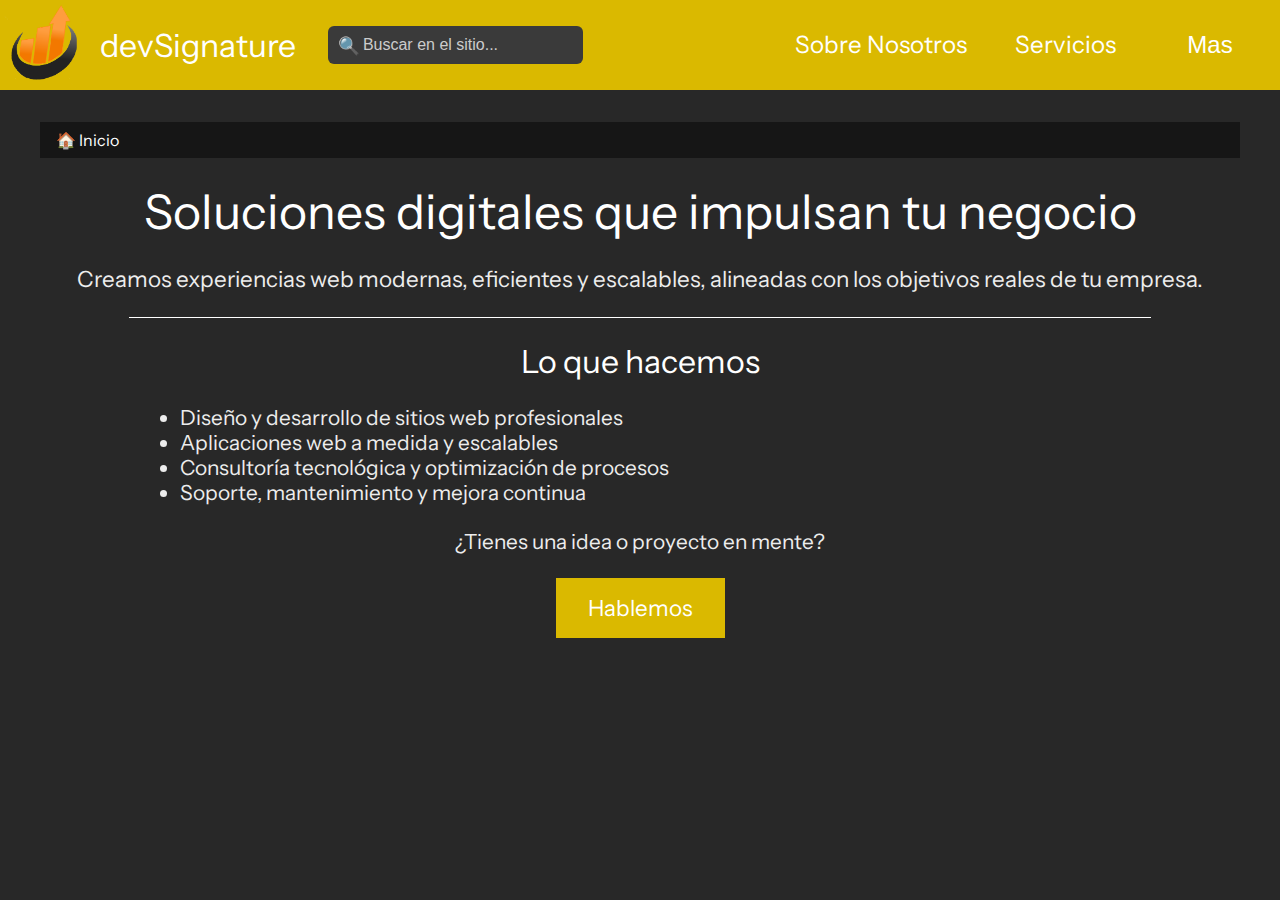
<file: index.html>
<!DOCTYPE html>
<html lang="en">

<head>
    <meta charset="UTF-8">
    <meta name="viewport" content="width=device-width, initial-scale=1.0">
    <title>devSignature</title>
    <link rel="stylesheet" href="./style.css">
    <style>
        #content {
            display: flex;
            flex: 1;
            row-gap: 1.5rem;
            flex-direction: column;
            align-items: center;
        }

        #content>* {
            margin: 0;
        }
    </style>
</head>

<body>
    <script src="./script.js" defer></script>

    <div id="navbar">
        <div class="navbar-brand">
            <a href="/" style="display:flex; align-items:center;">
                <img src="./logo.png" height="85">
            </a>

            <a href="/" style="text-decoration:none;">
                <h1 style="font-weight:normal;color:white;">
                    devSignature
                </h1>
            </a>
        </div>

        <!-- BUSCADOR INTERNO -->
        <div class="navbar-search">
            <span class="search-icon" onclick="goToAdvancedSearch()">🔍</span>
            <input type="text" id="site-search" placeholder="Buscar en el sitio..." oninput="searchSite()" />
            <div id="search-results"></div>
        </div>

        <a class="navbar-button" href="/pages/about_us.html">
            Sobre Nosotros
        </a>

        <a class="navbar-button" href="/pages/services.html">
            Servicios
        </a>

        <div class="navbar-dropdown">
            <button class="navbar-button">Mas</button>

            <div class="navbar-dropdown-menu">
                <a class="navbar-button" href="/pages/login.html">
                    <span class="dropdown-text">Iniciar Sesion</span>
                </a>

                <a class="navbar-button" href="/pages/contact.html">
                    <span class="dropdown-text">Contacto</span>
                </a>
            </div>
        </div>
    </div>



    <div id="main">
        <div id="main-wrapper">
            <div id="breadcrumb">
                <p style="margin: 0;color:white">🏠 Inicio</p>
            </div>

            <div id="content">
                <div></div>
                <h1 style="
                    font-size: 3rem;
                    color: white;
                    font-weight: normal;
                    text-align: center;
                    max-width: 100%;
                ">
                    Soluciones digitales que impulsan tu negocio
                </h1>

                <p style="
                    font-size: 1.4rem;
                    color: #EDEDED;
                    text-align: center;
                    max-width: 100%;
                ">
                    Creamos experiencias web modernas, eficientes y escalables,
                    alineadas con los objetivos reales de tu empresa.
                </p>

                <hr size="1" width="85%" color="#FFFFFF">

                <h2 style="font-size: 2rem; color: white; font-weight: normal;">
                    Lo que hacemos
                </h2>

                <ul style="
                    width: 80%;
                    color: #EDEDED;
                    font-size: 1.3rem;
                ">
                    <li>Diseño y desarrollo de sitios web profesionales</li>
                    <li>Aplicaciones web a medida y escalables</li>
                    <li>Consultoría tecnológica y optimización de procesos</li>
                    <li>Soporte, mantenimiento y mejora continua</li>
                </ul>

                <!-- CTA -->
                <p style="
                    font-size: 1.3rem;
                    color: #EDEDED;
                    text-align: center;
                    max-width: 70%;
                ">
                    ¿Tienes una idea o proyecto en mente?
                </p>

                <a href="/pages/contact.html" style="
                    background-color:#DAB900;
                    color:white;
                    font-size:1.4rem;
                    padding:1rem 2rem;
                    text-decoration:none;
                    display:inline-block;
                ">
                    Hablemos
                </a>


            </div>
        </div>
    </div>
    <script>
        // === ÍNDICE DEL SITIO ===
        const siteIndex = [
            {
                title: "Inicio",
                description: "Página principal con una visión general de devSignature.",
                keywords: "inicio home principal",
                url: "http://127.0.0.1:5500"
            },
            {
                title: "Sobre Nosotros",
                description: "Nuestra misión, visión y el equipo detrás de devSignature.",
                keywords: "about us nosotros empresa misión visión equipo",
                url: "http://127.0.0.1:5500/pages/about_us.html"
            },
            {
                title: "Servicios",
                description: "Desarrollo web y consultoría tecnológica profesional.",
                keywords: "servicios desarrollo web soporte consultoría precios",
                url: "http://127.0.0.1:5500/pages/services.html"
            },
            {
                title: "Contacto",
                description: "Formas de comunicarte con nosotros y solicitar soporte.",
                keywords: "contacto email soporte ayuda",
                url: "http://127.0.0.1:5500/pages/contact.html"
            }
        ];


        // === FUNCIÓN DE BÚSQUEDA ===
        function searchSite() {
            const input = document.getElementById("site-search");
            const resultsBox = document.getElementById("search-results");
            const query = input.value.toLowerCase();

            resultsBox.innerHTML = "";
            resultsBox.style.display = "none";

            if (!query) return;

            const results = siteIndex.filter(page =>
                page.title.toLowerCase().includes(query) ||
                page.keywords.includes(query)
            );

            if (!results.length) return;

            resultsBox.style.display = "block";

            results.forEach(page => {
                const div = document.createElement("div");
                div.className = "search-item";
                div.innerHTML = `
                    <strong>${page.title}</strong>
                    <div style="font-size:.9rem; opacity:.8;">
                        ${page.description}
                    </div>
                `;

                div.onclick = () => window.location.href = page.url;
                resultsBox.appendChild(div);
            });
        }

        // === CERRAR RESULTADOS AL HACER CLICK FUERA ===
        document.addEventListener("click", e => {
            const search = document.querySelector(".navbar-search");
            if (search && !search.contains(e.target)) {
                const box = document.getElementById("search-results");
                if (box) box.style.display = "none";
            }
        });

    </script>
</body>

</html>
</file>
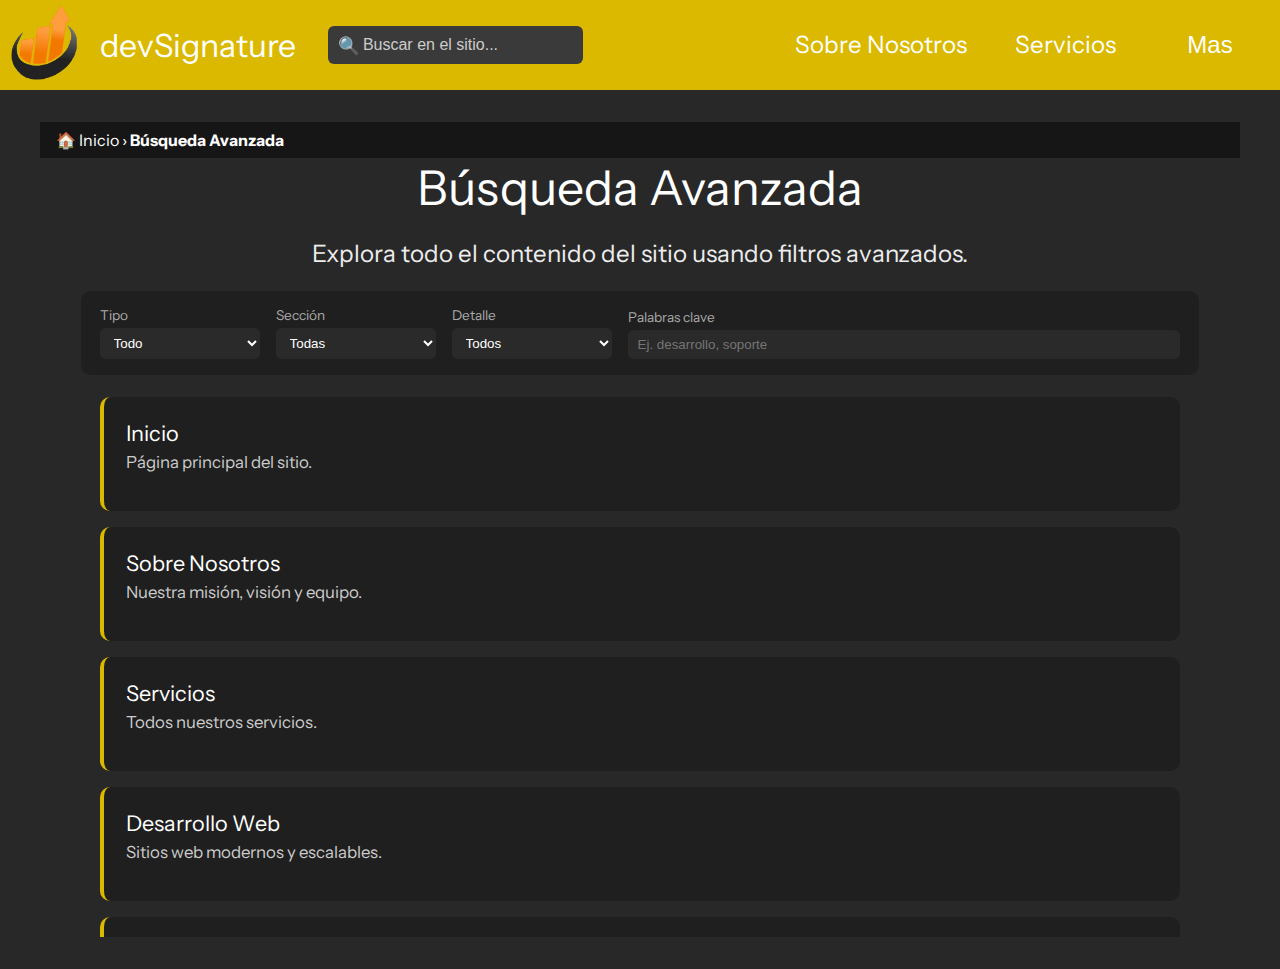
<file: advanced_filters.html>
<!DOCTYPE html>
<html lang="en">

<head>
    <meta charset="UTF-8">
    <meta name="viewport" content="width=device-width, initial-scale=1.0">
    <title>devSignature – Búsqueda Avanzada</title>

    <!-- ESTILOS GLOBALES -->
    <link rel="stylesheet" href="./style.css">

    <style>
        /* =========================
           CONTENT
        ========================== */
        #content {
            display: flex;
            flex-direction: column;
            align-items: center;
            row-gap: 1.4rem;
            height: 95%;
        }

        #content>* {
            margin: 0;
        }

        /* =========================
           FILTERS
        ========================== */
        .filters-header {
            width: 90%;
            display: flex;
            gap: 1rem;
            flex-wrap: wrap;
            align-items: flex-end;

            background-color: #1f1f1f;
            padding: 1rem 1.2rem;
            border-radius: 10px;
        }

        .filter-group {
            display: flex;
            flex-direction: column;
            gap: 0.3rem;
            min-width: 160px;
        }

        .filter-group label {
            font-size: 0.85rem;
            color: #aaa;
        }

        .filter-group select,
        .filter-group input {
            padding: 0.45rem 0.6rem;
            border-radius: 6px;
            border: none;
            outline: none;
            background-color: #2a2a2a;
            color: white;
        }

        .filter-group.keyword {
            flex: 1;
            min-width: 240px;
        }

        /* =========================
           RESULTS
        ========================== */
        .results-container {
            width: 90%;
            display: flex;
            flex-direction: column;
            gap: 1rem;
            margin-top: 1rem;
            min-height: 60vh;
            max-height: 60vh;
            overflow-y: auto;
        }

        .result-card {
            background-color: #1f1f1f;
            padding: 1.4rem;
            border-radius: 10px;
            border-left: 4px solid #DAB900;
            cursor: pointer;
            transition: background-color 0.15s ease, transform 0.15s ease;
        }

        .result-card:hover {
            background-color: #262626;
            transform: translateY(-2px);
        }

        .result-card h3 {
            margin: 0;
            font-size: 1.35rem;
            font-weight: normal;
            color: white;
        }

        .result-card p {
            margin-top: 0.4rem;
            font-size: 1.05rem;
            color: #ccc;
        }
    </style>
</head>

<body>

    <!-- SCRIPTS GLOBALES -->
    <script src="./script.js" defer></script>

    <!-- NAVBAR (SIN CAMBIOS) -->
    <div id="navbar">
        <div class="navbar-brand">
            <a href="/" style="display:flex; align-items:center;">
                <img src="../logo.png" height="85">
            </a>

            <a href="/" style="text-decoration:none;">
                <h1 style="font-weight:normal;color:white;">
                    devSignature
                </h1>
            </a>
        </div>

        <div class="navbar-search">
            <span class="search-icon" onclick="goToAdvancedSearch()">🔍</span>
            <input type="text" id="site-search" placeholder="Buscar en el sitio..." oninput="searchSite()" />
            <div id="search-results"></div>
        </div>

        <a class="navbar-button" href="/pages/about_us.html">Sobre Nosotros</a>
        <a class="navbar-button" href="/pages/services.html">Servicios</a>

        <div class="navbar-dropdown">
            <button class="navbar-button">Mas</button>
            <div class="navbar-dropdown-menu">
                <a class="navbar-button" href="/pages/login.html">Iniciar Sesion</a>
                <a class="navbar-button" href="/pages/contact.html">Contacto</a>
            </div>
        </div>
    </div>

    <!-- MAIN -->
    <div id="main">
        <div id="main-wrapper">

            <div id="breadcrumb">
                <p style="margin:0;color:white">
                    🏠 Inicio › <span style="font-weight:bold;">Búsqueda Avanzada</span>
                </p>
            </div>

            <div id="content">

                <h1 style="font-size:3rem;color:white;font-weight:normal;">
                    Búsqueda Avanzada
                </h1>

                <p style="font-size:1.5rem;color:#EDEDED;text-align:center;width:90%;">
                    Explora todo el contenido del sitio usando filtros avanzados.
                </p>

                <!-- FILTERS -->
                <div class="filters-header">

                    <div class="filter-group">
                        <label>Tipo</label>
                        <select id="typeFilter" onchange="applyFilters()">
                            <option value="all">Todo</option>
                            <option value="page">Páginas</option>
                            <option value="service">Servicios</option>
                        </select>
                    </div>

                    <div class="filter-group">
                        <label>Sección</label>
                        <select id="sectionFilter" onchange="applyFilters()">
                            <option value="all">Todas</option>
                            <option value="home">Inicio</option>
                            <option value="about">Sobre Nosotros</option>
                            <option value="services">Servicios</option>
                            <option value="contact">Contacto</option>
                        </select>
                    </div>

                    <div class="filter-group">
                        <label>Detalle</label>
                        <select id="detailFilter" onchange="applyFilters()">
                            <option value="all">Todos</option>
                            <option value="general">General</option>
                            <option value="detailed">Detallado</option>
                        </select>
                    </div>

                    <div class="filter-group keyword">
                        <label>Palabras clave</label>
                        <input id="keywordFilter" type="text"
                            placeholder="Ej. desarrollo, soporte"
                            oninput="applyFilters()">
                    </div>
                </div>

                <!-- RESULTS -->
                <div id="results" class="results-container"></div>

            </div>
        </div>
    </div>

    <script>
        const data = [
            {
                title: "Inicio",
                description: "Página principal del sitio.",
                type: "page",
                section: "home",
                detail: "general",
                keywords: "inicio home",
                url: "/"
            },
            {
                title: "Sobre Nosotros",
                description: "Nuestra misión, visión y equipo.",
                type: "page",
                section: "about",
                detail: "general",
                keywords: "about misión visión",
                url: "/pages/about_us.html"
            },
            {
                title: "Servicios",
                description: "Todos nuestros servicios.",
                vn:"service-title",
                type: "page",
                section: "services",
                detail: "general",
                keywords: "servicios desarrollo precios",
                url: "/pages/services.html"
            },
            {
                title: "Desarrollo Web",
                description: "Sitios web modernos y escalables.",
                type: "service",
                section: "services",
                detail: "detailed",
                keywords: "desarrollo web",
                url: "/pages/services.html"
            },
            {
                title: "Consultoría",
                description: "Asesoría tecnológica.",
                type: "service",
                section: "services",
                detail: "general",
                keywords: "consultoría soporte",
                url: "/pages/services.html"
            },
            {
                title: "Contacto",
                description: "Canales de contacto.",
                type: "page",
                section: "contact",
                detail: "general",
                keywords: "contacto email",
                url: "/pages/contact.html"
            }
        ];

        function renderResults(list) {
            const container = document.getElementById("results");
            container.innerHTML = "";

            if (!list.length) {
                container.innerHTML = "<p style='color:#ccc'>No se encontraron resultados.</p>";
                return;
            }

            list.forEach(item => {
                const card = document.createElement("div");
                card.className = "result-card";
                card.onclick = () => window.location.href = item.url;

                card.innerHTML = `
                    <h3 ${!!item?.vn?'style="view-transition-name:'+item.vn+'"':''}>${item.title}</h3>
                    <p>${item.description}</p>
                `;

                container.appendChild(card);
            });
        }

        function applyFilters() {
            const type = document.getElementById("typeFilter").value;
            const section = document.getElementById("sectionFilter").value;
            const detail = document.getElementById("detailFilter").value;
            const keyword = document.getElementById("keywordFilter").value.toLowerCase();

            const filtered = data.filter(item =>
                (type === "all" || item.type === type) &&
                (section === "all" || item.section === section) &&
                (detail === "all" || item.detail === detail) &&
                (!keyword || item.keywords.includes(keyword))
            );

            renderResults(filtered);
        }

        renderResults(data);

                // === ÍNDICE DEL SITIO ===
        const siteIndex = [
            {
                title: "Inicio",
                description: "Página principal con una visión general de devSignature.",
                keywords: "inicio home principal",
                url: "http://127.0.0.1:5500"
            },
            {
                title: "Sobre Nosotros",
                description: "Nuestra misión, visión y el equipo detrás de devSignature.",
                keywords: "about us nosotros empresa misión visión equipo",
                url: "http://127.0.0.1:5500/pages/about_us.html"
            },
            {
                title: "Servicios",
                description: "Desarrollo web y consultoría tecnológica profesional.",
                keywords: "servicios desarrollo web soporte consultoría precios",
                url: "http://127.0.0.1:5500/pages/services.html"
            },
            {
                title: "Contacto",
                description: "Formas de comunicarte con nosotros y solicitar soporte.",
                keywords: "contacto email soporte ayuda",
                url: "http://127.0.0.1:5500/pages/contact.html"
            }
        ];


        // === FUNCIÓN DE BÚSQUEDA ===
        function searchSite() {
            const input = document.getElementById("site-search");
            const resultsBox = document.getElementById("search-results");
            const query = input.value.toLowerCase();

            resultsBox.innerHTML = "";
            resultsBox.style.display = "none";

            if (!query) return;

            const results = siteIndex.filter(page =>
                page.title.toLowerCase().includes(query) ||
                page.keywords.includes(query)
            );

            if (!results.length) return;

            resultsBox.style.display = "block";

            results.forEach(page => {
                const div = document.createElement("div");
                div.className = "search-item";
                div.innerHTML = `
  <strong>${page.title}</strong>
  <div style="font-size:.9rem; opacity:.8;">
    ${page.description}
  </div>
`;

                div.onclick = () => window.location.href = page.url;
                resultsBox.appendChild(div);
            });
        }

        // === CERRAR RESULTADOS AL HACER CLICK FUERA ===
        document.addEventListener("click", e => {
            const search = document.querySelector(".navbar-search");
            if (search && !search.contains(e.target)) {
                const box = document.getElementById("search-results");
                if (box) box.style.display = "none";
            }
        });
        
    </script>

</body>
</html>
</file>
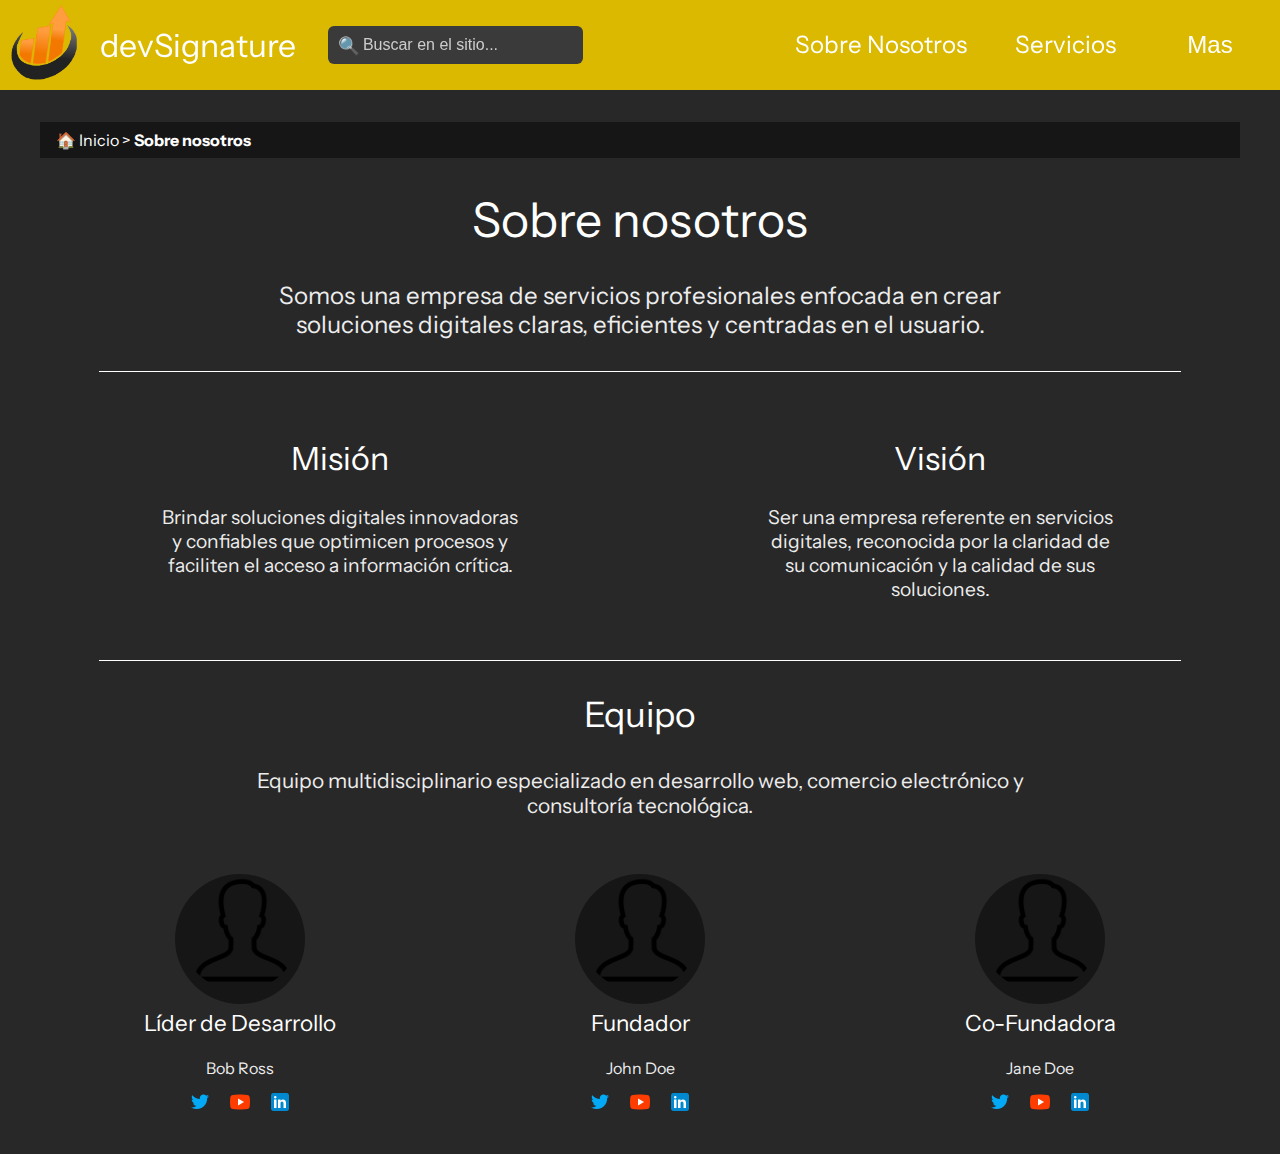
<file: pages/about_us.html>
<!DOCTYPE html>
<html lang="en">

<head>
    <meta charset="UTF-8">
    <meta name="viewport" content="width=device-width, initial-scale=1.0">
    <title>devSignature</title>
    <link rel="stylesheet" href="../style.css">
    <style>
        #content {
            display: flex;
            row-gap: 2rem;
            flex-direction: column;
            align-items: center;
            height: 95%;
        }

        #content>* {
            margin: 0;
        }

        .contact-label {
            font-weight: bold;
            color: white
        }

        .contact-value {
            font-weight: normal;
            color: white
        }

        #service-cards-wrapper {
            display: flex;
            justify-content: space-around;
        }

        .service-card {
            padding: .5rem;
            border-radius: 1rem;
            display: flex;
            flex-direction: column;
            align-items: center;
            width: 30%;
        }

        .avatar-wrapper {
            width: 130px;
            height: 130px;
            border-radius: 50%;
            background-color: #161616;
            /* un poco más claro que el fondo */
            display: flex;
            align-items: center;
            justify-content: center;
        }

        .avatar-wrapper img {
            width: 70%;
            height: 70%;
            object-fit: contain;
            filter: invert(1);
            /* vuelve blanco el outline */
        }
    </style>
</head>

<body>
    <script src="../script.js"></script>
    <div id="navbar">
        <div class="navbar-brand">
            <a href="/" style="display:flex; align-items:center;">
                <img src="../logo.png" height="85">
            </a>

            <a href="/" style="text-decoration:none;">
                <h1 style="font-weight:normal;color:white;">
                    devSignature
                </h1>
            </a>
        </div>

        <!-- 🔍 BUSCADOR INTERNO -->
        <div class="navbar-search">
            <span class="search-icon" onclick="goToAdvancedSearch()">🔍</span>
            <input type="text" id="site-search" placeholder="Buscar en el sitio..." oninput="searchSite()" />
            <div id="search-results"></div>
        </div>

        <!-- 👇 ANTES: button + changePath -->
        <!-- 👇 AHORA: a.navbar-button -->

        <a class="navbar-button" href="/pages/about_us.html">
            Sobre Nosotros
        </a>

        <a class="navbar-button" href="/pages/services.html">
            Servicios
        </a>

        <div class="navbar-dropdown">
            <button class="navbar-button">Mas</button>

            <div class="navbar-dropdown-menu">
                <a class="navbar-button" href="/pages/login.html">
                    <span class="dropdown-text">Iniciar Sesion</span>
                </a>

                <a class="navbar-button" href="/pages/contact.html">
                    <span class="dropdown-text">Contacto</span>
                </a>
            </div>
        </div>
    </div>

    <div id="main">
        <div id="main-wrapper">
            <div id="breadcrumb">
                <p style="margin: 0;color:white">🏠 Inicio > <span style="font-weight: bold;">Sobre nosotros</span></p>
            </div>
            <div id="content">
                <div></div>

                <h1 style="font-size: 3rem;color: white;font-weight: normal;">Sobre nosotros</h1>

                <p style="font-size: 1.5rem;color:#EDEDED;text-align: center; max-width:70%;">
                    Somos una empresa de servicios profesionales enfocada en crear soluciones digitales claras,
                    eficientes y centradas en el usuario.
                </p>

                <hr size="1" width="90%" color="#FFFFFF">

                <div id="service-cards-wrapper" style="width:100%;">

                    <!-- Misión -->
                    <div class="service-card">
                        <h2 style="color:white;font-size:xx-large;font-weight: normal;margin-bottom:.5rem;">
                            Misión
                        </h2>

                        <p style="color:#EDEDED;font-size:1.2rem;text-align:center;">
                            Brindar soluciones digitales innovadoras y confiables que optimicen procesos
                            y faciliten el acceso a información crítica.
                        </p>
                    </div>

                    <!-- Visión -->
                    <div class="service-card">
                        <h2 style="color:white;font-size:xx-large;font-weight: normal;margin-bottom:.5rem;">
                            Visión
                        </h2>

                        <p style="color:#EDEDED;font-size:1.2rem;text-align:center;">
                            Ser una empresa referente en servicios digitales, reconocida por la claridad
                            de su comunicación y la calidad de sus soluciones.
                        </p>
                    </div>
                </div>

                <hr size="1" width="90%" color="#FFFFFF">

                <h2 style="color:white;font-size:2.2rem;font-weight:normal;">
                    Equipo
                </h2>

                <p style="color:#EDEDED;font-size:1.3rem;text-align:center; max-width:70%;">
                    Equipo multidisciplinario especializado en desarrollo web,
                    comercio electrónico y consultoría tecnológica.
                </p>
                <!-- TARJETAS DE EQUIPO -->
                <div id="service-cards-wrapper" style="width:100%; margin-top:1rem;">

                    <!-- Miembro 1 -->
                    <div class="service-card">
                        <div class="avatar-wrapper">
                            <img src="../images/profile-placeholder.png" alt="Líder de Desarrollo"
                                style="width:120px;height:120px;border-radius:50%;margin-bottom:1rem;">
                        </div>
                        <h3 style="color:white;font-size:1.4rem;font-weight:normal;margin:.3rem 0;">
                            Líder de Desarrollo
                        </h3>

                        <p style="color:#EDEDED;font-size:1rem;margin-bottom:.8rem;">
                            Bob Ross
                        </p>

                        <div style="display:flex;gap:1rem;">
                            <img src="../images/twitter.png" height="24" style="cursor:pointer;">
                            <img src="../images/youtube.png" height="24" style="cursor:pointer;">
                            <img src="../images/linkedin.png" height="24" style="cursor:pointer;">
                        </div>
                    </div>

                    <!-- Miembro 2 -->
                    <div class="service-card">
                        <div class="avatar-wrapper">
                            <img src="../images/profile-placeholder.png" alt="Fundador"
                                style="width:120px;height:120px;border-radius:50%;margin-bottom:1rem;">
                        </div>
                        <h3 style="color:white;font-size:1.4rem;font-weight:normal;margin:.3rem 0;">
                            Fundador
                        </h3>

                        <p style="color:#EDEDED;font-size:1rem;margin-bottom:.8rem;">
                            John Doe
                        </p>

                        <div style="display:flex;gap:1rem;">
                            <img src="../images/twitter.png" height="24" style="cursor:pointer;">
                            <img src="../images/youtube.png" height="24" style="cursor:pointer;">
                            <img src="../images/linkedin.png" height="24" style="cursor:pointer;">
                        </div>
                    </div>

                    <!-- Miembro 3 -->
                    <div class="service-card">
                        <div class="avatar-wrapper">
                            <img src="../images/profile-placeholder.png" alt="Co-Fundadora"
                                style="width:120px;height:120px;border-radius:50%;margin-bottom:1rem;">
                        </div>
                        <h3 style="color:white;font-size:1.4rem;font-weight:normal;margin:.3rem 0;">
                            Co-Fundadora
                        </h3>

                        <p style="color:#EDEDED;font-size:1rem;margin-bottom:.8rem;">
                            Jane Doe
                        </p>

                        <div style="display:flex;gap:1rem;">
                            <img src="../images/twitter.png" height="24" style="cursor:pointer;">
                            <img src="../images/youtube.png" height="24" style="cursor:pointer;">
                            <img src="../images/linkedin.png" height="24" style="cursor:pointer;">
                        </div>
                    </div>

                </div>


            </div>
        </div>
    </div>
    <script>
        // === ÍNDICE DEL SITIO ===
        const siteIndex = [
            {
                title: "Inicio",
                description: "Página principal con una visión general de devSignature.",
                keywords: "inicio home principal",
                url: "http://127.0.0.1:5500"
            },
            {
                title: "Sobre Nosotros",
                description: "Nuestra misión, visión y el equipo detrás de devSignature.",
                keywords: "about us nosotros empresa misión visión equipo",
                url: "http://127.0.0.1:5500/pages/about_us.html"
            },
            {
                title: "Servicios",
                description: "Desarrollo web y consultoría tecnológica profesional.",
                keywords: "servicios desarrollo web soporte consultoría precios",
                url: "http://127.0.0.1:5500/pages/services.html"
            },
            {
                title: "Contacto",
                description: "Formas de comunicarte con nosotros y solicitar soporte.",
                keywords: "contacto email soporte ayuda",
                url: "http://127.0.0.1:5500/pages/contact.html"
            }
        ];


        // === FUNCIÓN DE BÚSQUEDA ===
        function searchSite() {
            const input = document.getElementById("site-search");
            const resultsBox = document.getElementById("search-results");
            const query = input.value.toLowerCase();

            resultsBox.innerHTML = "";
            resultsBox.style.display = "none";

            if (!query) return;

            const results = siteIndex.filter(page =>
                page.title.toLowerCase().includes(query) ||
                page.keywords.includes(query)
            );

            if (!results.length) return;

            resultsBox.style.display = "block";

            results.forEach(page => {
                const div = document.createElement("div");
                div.className = "search-item";
                div.innerHTML = `
  <strong>${page.title}</strong>
  <div style="font-size:.9rem; opacity:.8;">
    ${page.description}
  </div>
`;

                div.onclick = () => window.location.href = page.url;
                resultsBox.appendChild(div);
            });
        }

        // === CERRAR RESULTADOS AL HACER CLICK FUERA ===
        document.addEventListener("click", e => {
            const search = document.querySelector(".navbar-search");
            if (search && !search.contains(e.target)) {
                const box = document.getElementById("search-results");
                if (box) box.style.display = "none";
            }
        });

    </script>
</body>

</html>
</file>
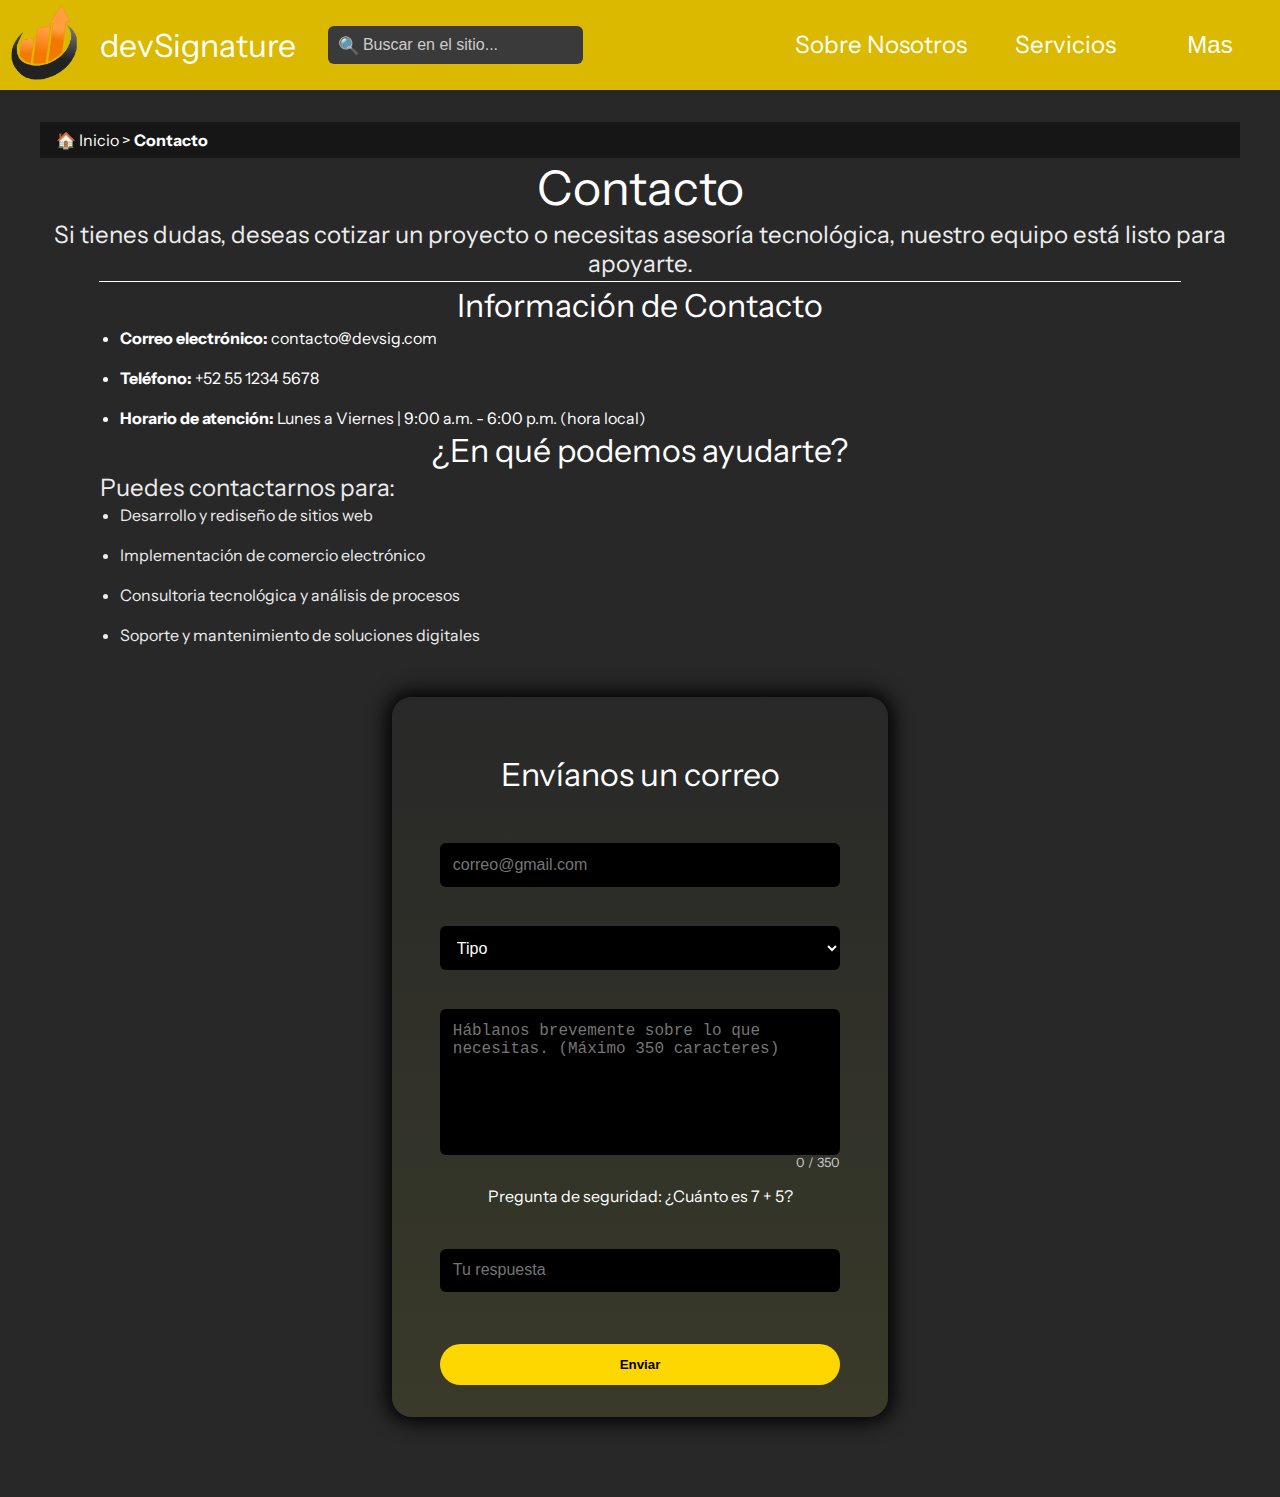
<file: pages/contact.html>
<!DOCTYPE html>
<html lang="en">

<head>
    <meta charset="UTF-8">
    <meta name="viewport" content="width=device-width, initial-scale=1.0">
    <title>devSignature</title>
    <link rel="stylesheet" href="../style.css">
    <style>
        #content {
            display: flex;
            row-gap: 0.20rem;
            flex-direction: column;
            align-items: center;
            height: 95%;
        }

        #content>* {
            margin: 0;
        }

        .contact-label {
            font-weight: bold;
            color: var(--text-primary);
        }

        .contact-value {
            font-weight: normal;
            color: var(--text-primary);
        }

        /* ====== FORMULARIO (AGREGADO) ====== */

        .field-group {
            display: flex;
            flex-direction: column;
            width: 100%;
        }

        .error-message {
            color: #ff3b3b;
            font-size: 0.9rem;
            margin-bottom: 0.3rem;
            min-height: 18px;
        }


        #contact-form-container {
            width: 400px;
            background: linear-gradient(#282828, #393A29);
            padding: 2rem 3rem;
            border-radius: 20px;
            box-shadow: 0 0 20px 5px black;
            /* box-shadow: 0 0 40px rgba(255, 215, 0, 0.3); */
            margin: 3rem 0;
        }

        #contact-form {
            display: flex;
            flex-direction: column;
            gap: 1rem;
        }

        #contact-form input,
        #contact-form select,
        #contact-form textarea {
            background: black;
            border: none;
            padding: 0.8rem;
            color: white;
            border-radius: 6px;
            outline: none;
            font-size: 1rem;
        }

        #contact-form textarea {
            resize: none;
            height: 120px;
        }

        #contact-form button {
            background: gold;
            border: none;
            padding: 0.8rem;
            border-radius: 25px;
            font-weight: bold;
            cursor: pointer;
            transition: 0.3s ease;
        }

        #contact-form button.hover {
            background: #ffd700;
            box-shadow: 0 0 20px gold;
        }

        #char-counter {
            font-size: 0.8rem;
            text-align: right;
            color: #ccc;
        }

        #form-message {
            font-size: 0.9rem;
            text-align: center;
            margin-top: 0.5rem;
        }

        /* ====== FIN FORMULARIO ====== */
    </style>
</head>

<body>
    <script src="../script.js"></script>
    <div id="navbar">
        <div class="navbar-brand">
            <a href="/" style="display:flex; align-items:center;">
                <img src="../logo.png" height="85">
            </a>

            <a href="/" style="text-decoration:none;">
                <h1 style="font-weight:normal;color:white;">
                    devSignature
                </h1>
            </a>
        </div>

        <!-- 🔍 BUSCADOR INTERNO -->
        <div class="navbar-search">
            <span class="search-icon" onclick="goToAdvancedSearch()">🔍</span>
            <input type="text" id="site-search" placeholder="Buscar en el sitio..." oninput="searchSite()" />
            <div id="search-results"></div>
        </div>

        <a class="navbar-button" href="/pages/about_us.html">
            Sobre Nosotros
        </a>

        <a class="navbar-button" href="/pages/services.html">
            Servicios
        </a>

        <div class="navbar-dropdown">
            <button class="navbar-button">Mas</button>

            <div class="navbar-dropdown-menu">
                <a class="navbar-button" href="/pages/login.html">
                    <span class="dropdown-text">Iniciar Sesion</span>
                </a>

                <a class="navbar-button" href="/pages/contact.html">
                    <span class="dropdown-text">Contacto</span>
                </a>
            </div>
        </div>
    </div>
    <div id="main">
        <div id="main-wrapper">
            <div id="breadcrumb">
                <p style="margin: 0;color:white">🏠 Inicio > <span
                        style="font-weight: bold;view-transition-name: contact-title;">Contacto</span></p>
            </div>
            <div id="content">
                <h1 style="font-size: 3rem;color: white;font-weight: normal;">Contacto</h1>
                <p style="font-size: 1.5rem;color:#EDEDED;text-align: center;">Si tienes dudas, deseas cotizar un
                    proyecto o necesitas asesoría tecnológica, nuestro equipo está listo para apoyarte.</p>
                <hr size="1" width="90%" color="#FFFFFF">
                <h2 style="font-size: 2rem;color: white;font-weight: normal;">Información de Contacto</h2>
                <ul style="width: 90%;">
                    <li class="contact-label">Correo electrónico: <span class="contact-value">contacto@devsig.com</span>
                    </li>
                    <br>
                    <li class="contact-label">Teléfono: <span class="contact-value">+52 55 1234 5678</span></li>
                    <br>
                    <li class="contact-label">Horario de atención: <span class="contact-value">Lunes a Viernes | 9:00
                            a.m. - 6:00 p.m. (hora local)</span></li>
                </ul>
                <h2 style="font-size: 2rem;color: white;font-weight: normal;">¿En qué podemos ayudarte?</h2>
                <p style="font-size: 1.5rem;color:#EDEDED;text-align: justify; width: 90%;">Puedes contactarnos para:
                </p>
                <ul style="width: 90%; color: #EDEDED;">
                    <li>Desarrollo y rediseño de sitios web</li>
                    <br>
                    <li>Implementación de comercio electrónico</li>
                    <br>
                    <li>Consultoria tecnológica y análisis de procesos</li>
                    <br>
                    <li>Soporte y mantenimiento de soluciones digitales</li>
                </ul>

                <!-- ===== FORMULARIO AGREGADO ===== -->
                <div id="contact-form-container">
                    <h2 style="font-size: 2rem;color: white;font-weight: normal;text-align: center;">
                        Envíanos un correo
                    </h2>

                    <form id="contact-form" novalidate>

                        <div class="field-group">
                            <div class="error-message" id="email-error"></div>
                            <input type="email" id="email" placeholder="correo@gmail.com">
                        </div>

                        <div class="field-group">
                            <div class="error-message" id="tipo-error"></div>
                            <select id="tipo">
                                <option value="">Tipo</option>
                                <option value="Desarrollo Web">Desarrollo Web</option>
                                <option value="Consultoría">Consultoría</option>
                                <option value="Otros">Otros</option>
                            </select>
                        </div>

                        <div class="field-group">
                            <div class="error-message" id="descripcion-error"></div>
                            <textarea id="descripcion"
                                placeholder="Háblanos brevemente sobre lo que necesitas. (Máximo 350 caracteres)"
                                maxlength="3500"></textarea>
                            <div id="char-counter">0 / 350</div>
                        </div>

                        <!-- Verificador humano -->
                        <div class="field-group">


                            <label for="pregunta" style="text-align: center;">
                                Pregunta de seguridad:
                                ¿Cuánto es 7 + 5?
                            </label>
                            <br>
                            <div class="error-message" id="pregunta-error"></div>
                            <input type="number" id="pregunta" name="pregunta" style="
                                       background: black;
                                        border: none;
                                        padding: 0.8rem;
                                        color: white;
                                        border-radius: 6px;
                                        outline: none;
                                        font-size: 1rem;
                                       " placeholder="Tu respuesta" required>

                        </div>
                        <br>

                        <button type="submit" id="form-btn-submit">Enviar</button>

                    </form>

                </div>
                <!-- ===== FIN FORMULARIO ===== -->

            </div>
        </div>
    </div>
    <div id="modal-container">
        <div class="modal-overlay" id="confirm-modal" aria-hidden="true" style="display:none;">
            <div class="modal" role="dialog" aria-modal="true" aria-labelledby="confirm-title">
                <button class="modal-close" id="confirm-close" aria-label="Cerrar">×</button>
                <h3 id="confirm-title">¿Está seguro que desea enviar el formulario?</h3>
                <p>Por favor confirme que desea enviar la información proporcionada.</p>
                <div class="modal-actions">
                    <button class="btn btn-cancel" id="confirm-cancel">Cancelar</button>
                    <button class="btn btn-continue" id="confirm-continue">Continuar</button>
                </div>
            </div>
        </div>

        <div class="modal-overlay" id="success-modal" aria-hidden="true" style="display:none;">
            <div class="modal" role="dialog" aria-modal="true" aria-labelledby="success-title">
                <button class="modal-close" id="success-close" aria-label="Cerrar">×</button>
                <h3 id="success-title">Formulario Enviado!</h3>
                <p>Gracias. Nos pondremos en contacto pronto.</p>
                <div class="modal-actions">
                    <button class="btn btn-ok" id="success-ok">Ok</button>
                </div>
            </div>
        </div>
    </div>
    <script>
        // === ÍNDICE DEL SITIO ===
        const siteIndex = [
            {
                title: "Inicio",
                description: "Página principal con una visión general de devSignature.",
                keywords: "inicio home principal",
                url: "http://127.0.0.1:5500"
            },
            {
                title: "Sobre Nosotros",
                description: "Nuestra misión, visión y el equipo detrás de devSignature.",
                keywords: "about us nosotros empresa misión visión equipo",
                url: "http://127.0.0.1:5500/pages/about_us.html"
            },
            {
                title: "Servicios",
                description: "Desarrollo web y consultoría tecnológica profesional.",
                keywords: "servicios desarrollo web soporte consultoría precios",
                url: "http://127.0.0.1:5500/pages/services.html"
            },
            {
                title: "Contacto",
                description: "Formas de comunicarte con nosotros y solicitar soporte.",
                keywords: "contacto email soporte ayuda",
                url: "http://127.0.0.1:5500/pages/contact.html"
            }
        ];

        function searchSite() {
            const input = document.getElementById("site-search");
            const resultsBox = document.getElementById("search-results");
            const query = input.value.toLowerCase();

            resultsBox.innerHTML = "";
            resultsBox.style.display = "none";

            if (!query) return;

            const results = siteIndex.filter(page =>
                page.title.toLowerCase().includes(query) ||
                page.keywords.includes(query)
            );

            if (!results.length) return;

            resultsBox.style.display = "block";

            results.forEach(page => {
                const div = document.createElement("div");
                div.className = "search-item";
                div.innerHTML = `
  <strong>${page.title}</strong>
  <div style="font-size:.9rem; opacity:.8;">
    ${page.description}
  </div>
`;

                div.onclick = () => window.location.href = page.url;
                resultsBox.appendChild(div);
            });
        }

        document.addEventListener("click", e => {
            const search = document.querySelector(".navbar-search");
            if (search && !search.contains(e.target)) {
                const box = document.getElementById("search-results");
                if (box) box.style.display = "none";
            }
        });

        /* ===== VALIDACIONES FORMULARIO (AGREGADO) ===== */
        const form = document.getElementById("contact-form");
        const emailInput = document.getElementById("email");
        const tipoInput = document.getElementById("tipo");
        const descripcionInput = document.getElementById("descripcion");

        const emailError = document.getElementById("email-error");
        const tipoError = document.getElementById("tipo-error");
        const descripcionError = document.getElementById("descripcion-error");
        const preguntaInput = document.getElementById('pregunta');
        const preguntaError = document.getElementById('pregunta-error');

        const cta = document.getElementById("form-btn-submit")

        const counter = document.getElementById("char-counter");

        const emailRegex = /^[A-Za-z0-9_\.-]+@([A-Za-z]+([A-Za-z]+(\.[A-Za-z]+)+))+$/;

        function limpiarErrores() {
            // Limpiar errores
            emailError.textContent = "";
            tipoError.textContent = "";
            descripcionError.textContent = "";
        }

        // Limpiar mensaje de error al escribir
        function applyCleanerListener(inputElement,errorElement) {
            inputElement.addEventListener("input", () => {
                errorElement.textContent = ""
            })
        }

        // Implementación de listeners
        [{input:emailInput,error:emailError}, {input:preguntaInput,error:preguntaError}].map(set=>{
            applyCleanerListener(set.input,set.error)
        })

        // Contador
        descripcionInput.addEventListener("input", () => {
            if (descripcionInput.value.length > 350) {
                counter.style.color = "#ff3b3b";
                descripcionError.textContent = "Límite de carácteres excedido (" + descripcionInput.value.length + " carácteres)";
            } else {
                counter.style.color = "#ccc";
                descripcionError.textContent = "";
            }
            counter.textContent = `${descripcionInput.value.length} / 350`;
        });

        // Enviar formulario 
        document.addEventListener("keyup",e=>{
            if(e.key=="Enter"){
                form.requestSubmit()
            }
        })

        cta.addEventListener("mouseleave",()=>{
            cta.classList.remove("hover")
        })
        cta.addEventListener("mouseover",()=>{
            cta.classList.add("hover")
        })

        // Validación
        form.addEventListener("submit", (e) => {
            e.preventDefault();

            let isValid = true;

            // Limpiar errores
            limpiarErrores()

            // Email vacío
            if (emailInput.value.trim() === "") {
                emailError.textContent = "Este campo es obligatorio";
                isValid = false;
            }
            else if (!emailRegex.test(emailInput.value.trim())) {
                emailError.textContent = "El correo electrónico no está en el formato correcto";
                isValid = false;
            }

            // Dropdown
            if (tipoInput.value === "") {
                tipoError.textContent = "Este campo es obligatorio";
                isValid = false;
            }

            // Descripción
            if (descripcionInput.value.trim() === "") {
                descripcionError.textContent = "Este campo es obligatorio";
                isValid = false;
            }
            else if (descripcionInput.value.length > 350) {
                descripcionError.textContent = "Límite de carácteres excedido (" + descripcionInput.value.length + " carácteres)";
                isValid = false;
            }

            // Verificación humana
            if (preguntaInput.value.trim() === "") {
                preguntaError.textContent = "Este campo es obligatorio";
                isValid = false;
            } else if (parseInt(preguntaInput.value, 10) !== 12) {
                preguntaError.textContent = "Respuesta incorrecta";
                isValid = false;
            } else {
                preguntaError.textContent = ""
            }

            if (isValid) {
                const confirmModal = document.getElementById('confirm-modal');
                const successModal = document.getElementById('success-modal');
                const confirmCancel = document.getElementById('confirm-cancel');
                const confirmContinue = document.getElementById('confirm-continue');
                const confirmClose = document.getElementById('confirm-close');
                const successOk = document.getElementById('success-ok');
                const successClose = document.getElementById('success-close');

                function openModal(modal) {
                    modal.style.display = 'flex';
                    modal.setAttribute('aria-hidden', 'false');
                    document.body.style.overflow = 'hidden';
                }

                function closeModal(modal) {
                    modal.style.display = 'none';
                    modal.setAttribute('aria-hidden', 'true');
                    document.body.style.overflow = '';
                }

                openModal(confirmModal);

                const onCancel = () => closeModal(confirmModal);
                const onCloseConfirm = () => closeModal(confirmModal);
                const onContinue = () => {
                    closeModal(confirmModal);
                    limpiarErrores();
                    form.reset();
                    counter.textContent = '0 / 350';
                    openModal(successModal);
                    console.log('Usuario verificado');
                };
                const onSuccessClose = () => closeModal(successModal);

                confirmCancel.addEventListener('click', onCancel, { once: true });
                confirmClose.addEventListener('click', onCloseConfirm, { once: true });
                confirmContinue.addEventListener('click', onContinue, { once: true });

                successOk.addEventListener('click', onSuccessClose, { once: true });
                successClose.addEventListener('click', onSuccessClose, { once: true });

                // Close when clicking outside the modal content
                confirmModal.addEventListener('click', (ev) => {
                    if (ev.target === confirmModal) closeModal(confirmModal);
                });
                successModal.addEventListener('click', (ev) => {
                    if (ev.target === successModal) closeModal(successModal); document.getElementById("contact-form-container").innerHTML = "<p style='text-align:center'>Formulario Enviado!</p>";
                });
            }
        });


    </script>
</body>

</html>
</file>
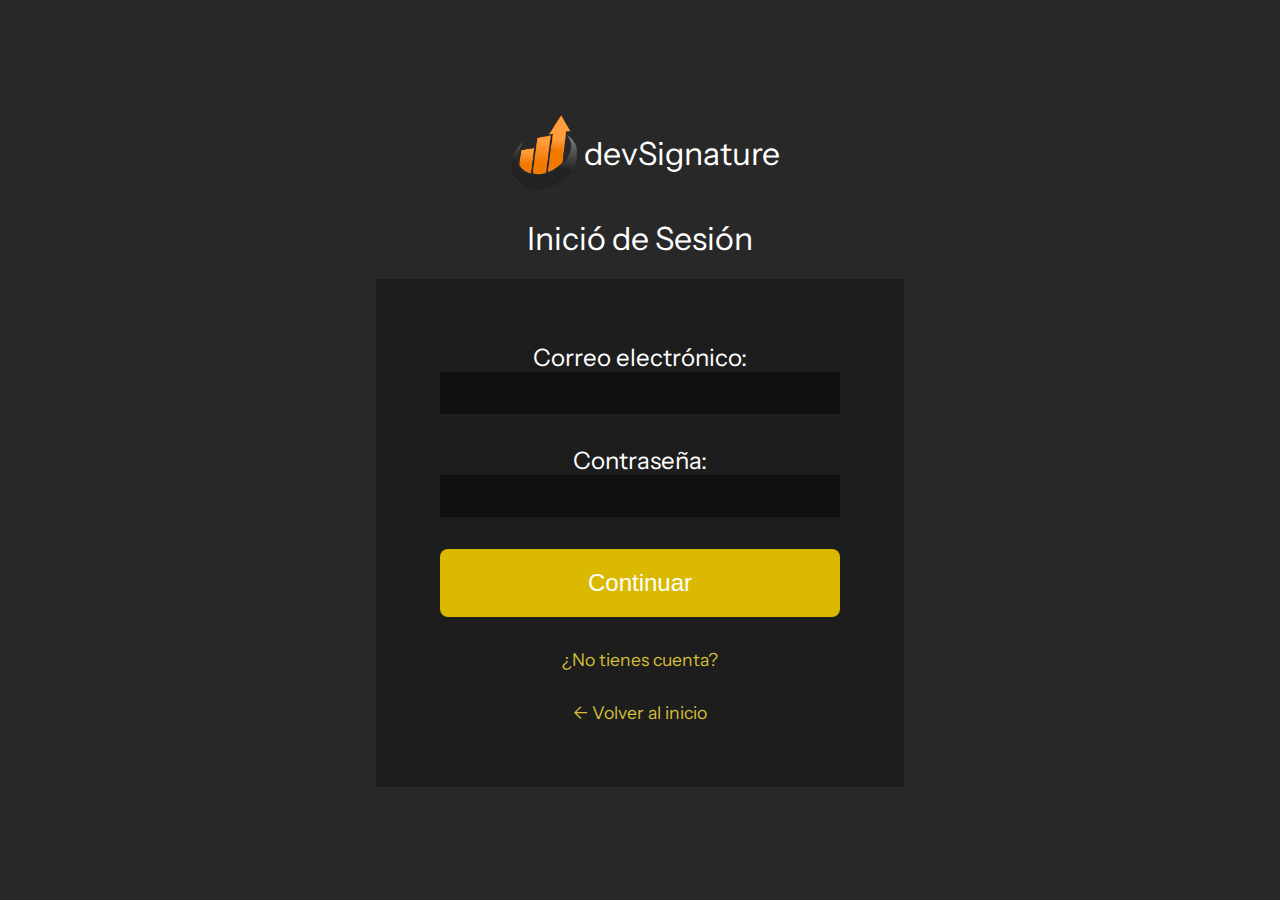
<file: pages/login.html>
<!DOCTYPE html>
<html lang="en">
<head>
    <meta charset="UTF-8">
    <meta name="viewport" content="width=device-width, initial-scale=1.0">
    <title>devSignature</title>
    <link rel="stylesheet" href="../style.css">
    <style>
                @import url('https://fonts.googleapis.com/css2?family=Instrument+Sans:ital,wght@0,400..700;1,400..700&display=swap');

        body,
        html {
            margin: 0;
            padding: 0;
            font-family: "Instrument Sans";
            height: 100vh;
            display: flex;
            flex-direction: column;
            color: white;
        }
        #main {
            display: flex;
            flex-direction: column;
            justify-content: center;
            align-items: center;
            height: 100%;
            background-color: #282828;
        }
        #logo-header{
            display: flex;
        }
        #form-login{
            display: flex;
            flex-direction: column;
            row-gap: 2rem;
            background-color: #1D1D1D;
            padding: 4rem;
            min-width: 400px;
        }
        .field-wrapper{
            display:flex;
            flex-direction: column;
        }
                .action-link {
            text-align: center;
            color: #D4BD38;
            text-decoration: none;
            font-size: 1.1rem;
        }

        .action-link:hover {
            text-decoration: underline;
        }
    </style>
</head>
<body>
    <div id="main">
        <div id="logo-header">
            <img src="../logo.png" height="85" onclick='changePath("http://127.0.0.1:5500")' style="cursor: pointer;">
            <h1 style="font-weight: normal;color:white;" onclick='changePath("http://127.0.0.1:5500")' style="cursor: pointer;">devSignature</h1>
        </div>
        <h1 style="color:white;font-weight:normal">Inició de Sesión</h1>
        <form id="form-login" action="" method="get" onclick="(e)=>{e.preventDefault()}">
            <div class="field-wrapper">
                <label for="email" style="font-size: 1.5rem;text-align:center">Correo electrónico:</label>
                <input type="email" name="email" style="background-color: #101010;border:none;color:rgb(212, 212, 212);font-size:1.5rem;height:2.5rem">
            </div>
            <div class="field-wrapper">
                <label for="password" style="font-size: 1.5rem;text-align:center">Contraseña:</label>
                <input type="email" name="password" style="background-color: #101010;border:none;color:rgb(212, 212, 212);font-size:1.5rem;height:2.5rem">
            </div>
            <button style="color: white;border:none;background-color:#DAB900;padding:1.25rem 1.5rem;border-radius:.5rem;font-size:1.5rem">Continuar</button>
            <a href="./register.html" class="action-link">
                ¿No tienes cuenta?
            </a>

            <a href="../index.html" class="action-link">
                ← Volver al inicio
            </a>
        </form>
    </div>
</body>
</html>
</file>
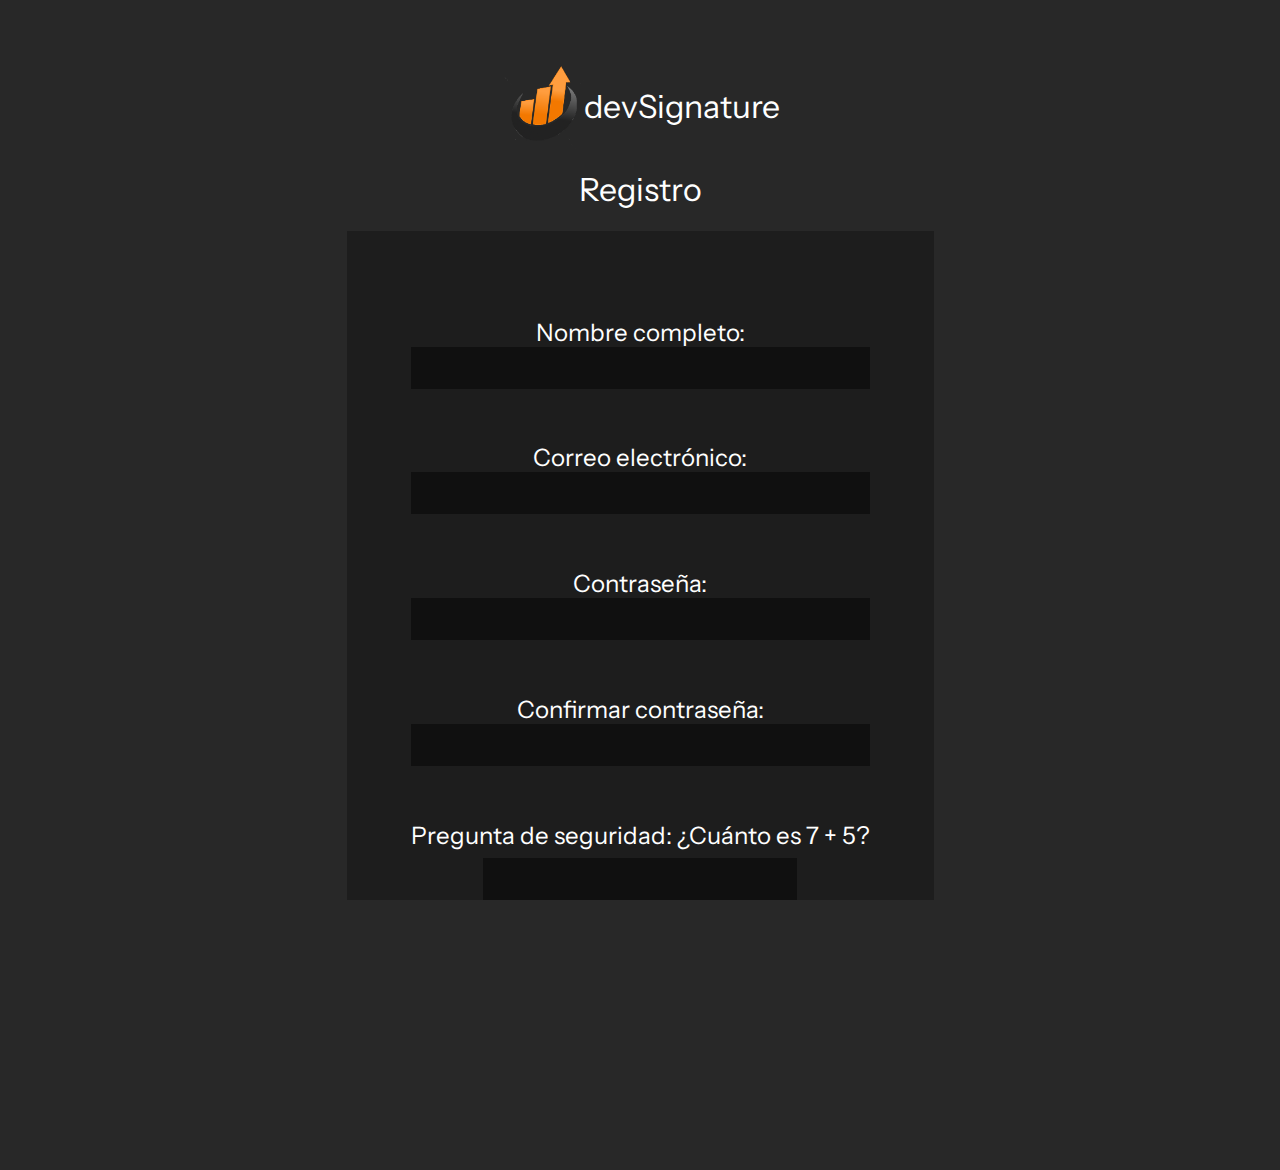
<file: pages/register.html>
<!DOCTYPE html>
<html lang="en">

<head>
    <meta charset="UTF-8">
    <meta name="viewport" content="width=device-width, initial-scale=1.0">
    <title>devSignature | Registro</title>
    <link rel="stylesheet" href="../style.css">
    <style>
        @import url('https://fonts.googleapis.com/css2?family=Instrument+Sans:ital,wght@0,400..700;1,400..700&display=swap');

        body,
        html {
            margin: 0;
            padding: 0;
            font-family: "Instrument Sans";
            height: 100%;
            color: white;
        }


        #main {
    display: flex;
    flex-direction: column;
    align-items: center;
    background-color: #282828;
    padding: 4rem 0;
}



        #logo-header {
            display: flex;
            align-items: center;
            cursor: pointer;
        }

        #form-register {
            display: flex;
            flex-direction: column;
            row-gap: 2rem;
            background-color: #1D1D1D;
            padding: 4rem;
            min-width: 400px;
        }

        .field-wrapper {
            display: flex;
            flex-direction: column;
        }

        .field-wrapper input {
            background-color: #101010;
            border: none;
            color: rgb(212, 212, 212);
            font-size: 1.5rem;
            height: 2.5rem;
        }

        /* security question styling */
        .verificacion {
            display: flex;
            flex-direction: column;
            align-items: center;
        }

        .verificacion label {
            display: block;
            margin-bottom: 0.5rem;
        }

        .action-link {
            text-align: center;
            color: #D4BD38;
            text-decoration: none;
            font-size: 1.1rem;
        }

        .action-link:hover {
            text-decoration: underline;
        }

        /* ===== ERRORES ===== */
        .error-message {
            color: #ff3b3b;
            font-size: 0.9rem;
            margin-bottom: 0.3rem;
            min-height: 18px;
            text-align: center;
        }
    </style>
</head>

<body>
    <div id="main">

        <div id="logo-header" onclick="window.location.href='../index.html'">
            <img src="../logo.png" height="85">
            <h1 style="font-weight: normal; color: white;">devSignature</h1>
        </div>

        <h1 style="color:white;font-weight:normal">Registro</h1>

        <form id="form-register">

            <div class="field-wrapper">
                <div class="error-message" id="name-error"></div>
                <label style="font-size: 1.5rem; text-align: center;">
                    Nombre completo:
                </label>
                <input type="text" id="name">
            </div>

            <div class="field-wrapper">
                <div class="error-message" id="email-error"></div>
                <label style="font-size: 1.5rem; text-align: center;">
                    Correo electrónico:
                </label>
                <input type="email" id="email">
            </div>

            <div class="field-wrapper">
                <div class="error-message" id="password-error"></div>
                <label style="font-size: 1.5rem; text-align: center;">
                    Contraseña:
                </label>
                <input type="password" id="password">
            </div>

            <div class="field-wrapper">
                <div class="error-message" id="confirm-error"></div>
                <label style="font-size: 1.5rem; text-align: center;">
                    Confirmar contraseña:
                </label>
                <input type="password" id="confirm_password">
            </div>

            <!-- Verificador humano -->
            <div class="field-wrapper">
                <div class="error-message" id="pregunta-error"></div>
                <div class="verificacion">
                    <label style="font-size: 1.5rem; text-align: center;">
                        Pregunta de seguridad: ¿Cuánto es 7 + 5?
                    </label>
                    <input type="number" id="pregunta" name="pregunta">
                </div>
            </div>

            <button style="
                color: white;
                border: none;
                background-color: #DAB900;
                padding: 1.25rem 1.5rem;
                border-radius: .5rem;
                font-size: 1.5rem;
                cursor: pointer;
            ">
                Crear cuenta
            </button>

            <a href="./login.html" class="action-link">
                ¿Ya tienes cuenta? Inicia sesión
            </a>

            <a href="../index.html" class="action-link">
                ← Volver al inicio
            </a>

        </form>
    </div>

    <script>
        const form = document.getElementById("form-register");

        const nameInput = document.getElementById("name");
        const emailInput = document.getElementById("email");
        const passwordInput = document.getElementById("password");
        const confirmInput = document.getElementById("confirm_password");

        const nameError = document.getElementById("name-error");
        const emailError = document.getElementById("email-error");
        const passwordError = document.getElementById("password-error");
        const confirmError = document.getElementById("confirm-error");
        const preguntaInput = document.getElementById('pregunta');
        const preguntaError = document.getElementById('pregunta-error');

        const emailRegex = /^[^\s@]+@[^\s@]+\.[^\s@]+$/;

        // Mínimo 8 caracteres, 1 mayúscula, 1 número, 1 símbolo
        const passwordRegex = /^(?=.*[A-Z])(?=.*\d)(?=.*[\W_]).{8,}$/;

        // clear pregunta error
        preguntaInput.addEventListener('input', () => {
            if (preguntaError.textContent) preguntaError.textContent = '';
        });

        form.addEventListener("submit", function (e) {
            e.preventDefault();

            let isValid = true;

            nameError.textContent = "";
            emailError.textContent = "";
            passwordError.textContent = "";
            confirmError.textContent = "";

            if (nameInput.value.trim() === "") {
                nameError.textContent = "Este campo es obligatorio";
                isValid = false;
            }

            if (emailInput.value.trim() === "") {
                emailError.textContent = "Este campo es obligatorio";
                isValid = false;
            } else if (!emailRegex.test(emailInput.value.trim())) {
                emailError.textContent = "El correo electrónico no está en el formato correcto";
                isValid = false;
            }

            if (passwordInput.value.trim() === "") {
                passwordError.textContent = "Este campo es obligatorio";
                isValid = false;
            } else if (!passwordRegex.test(passwordInput.value)) {
                passwordError.textContent =
                    "Debe tener mínimo 8 caracteres, una mayúscula, un número y un símbolo";
                isValid = false;
            }

            if (confirmInput.value.trim() === "") {
                confirmError.textContent = "Este campo es obligatorio";
                isValid = false;
            } else if (confirmInput.value !== passwordInput.value) {
                confirmError.textContent = "Las contraseñas no coinciden";
                isValid = false;
            }

            // human verification
            if (preguntaInput.value.trim() === "") {
                preguntaError.textContent = "Este campo es obligatorio";
                isValid = false;
            } else if (parseInt(preguntaInput.value,10) !== 12) {
                preguntaError.textContent = "Respuesta incorrecta";
                isValid = false;
            }

            if (isValid) {
                alert("Registro válido (simulado).");
                form.reset();
            }
        });
    </script>

</body>

</html>
</file>
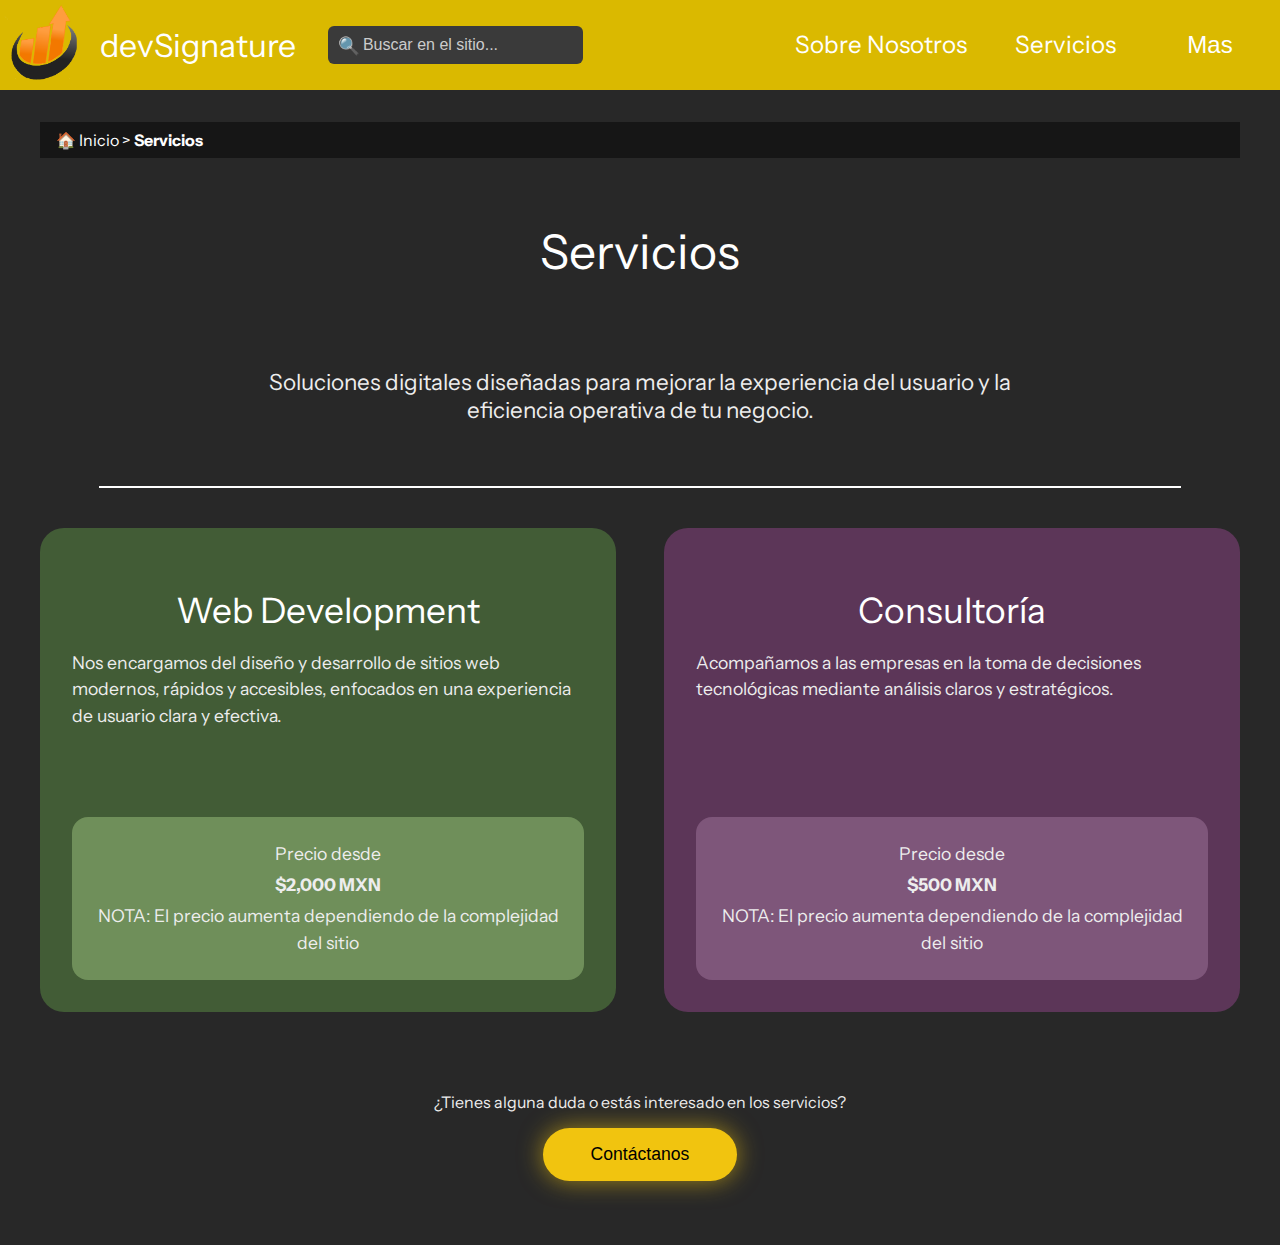
<file: pages/services.html>
<!DOCTYPE html>
<html lang="es">

<head>
    <meta charset="UTF-8">
    <meta name="viewport" content="width=device-width, initial-scale=1.0">
    <title>devSignature | Servicios</title>
    <link rel="stylesheet" href="../style.css">

    <style>
        #content {
            display: flex;
            flex-direction: column;
            align-items: center;
            row-gap: 2rem;
            padding: 2rem 0;
        }

        #service-cards-wrapper {
            display: flex;
            justify-content: center;
            gap: 3rem;
            width: 100%;
        }

        .service-card {
            width: 45%;
            padding: 2rem;
            border-radius: 1.5rem;

            display: flex;
            flex-direction: column;
            min-height: 420px;
        }

        .service-content {
            flex: 1;
        }

        .service-card h2 {
            color: white;
            font-size: 2.2rem;
            font-weight: normal;
            margin-bottom: 1rem;
        }

        .service-card p {
            color: #EDEDED;
            font-size: 1.1rem;
            line-height: 1.5;
        }

        .price-box {
            margin-top: 1.5rem;
            padding: 1.5rem;
            border-radius: 1rem;
            text-align: center;
        }

        .price-label {
            font-size: .9rem;
            margin: 0;
        }

        .price-value {
            font-size: 2.2rem;
            font-weight: bold;
            margin: .3rem 0;
        }

        .price-note {
            font-size: .8rem;
            margin: 0;
        }

        .cta {
            margin-top: 2rem;
            text-align: center;
        }

        .cta p {
            color: #EDEDED;
            margin-bottom: 1rem;
        }

        .cta button {
            background-color: #F1C40F;
            color: black;
            font-size: 1.1rem;
            padding: 1rem 3rem;
            border-radius: 2rem;
            border: none;
            cursor: pointer;
            box-shadow: 0 0 25px rgba(241, 196, 15, .6);
            transition: all ease-in-out .15s;
        }

        .cta button:hover {
            transform: scale(1.05);
            box-shadow: 0 0 50px rgba(241, 196, 15, .6);
        }

        /* Colores individuales */
        .web {
            background-color: #425C36;
        }

        .web .price-box {
            background-color: #6F8F5A;
            color: #10250B;
        }

        .consulting {
            background-color: #5C3658;
        }

        .consulting .price-box {
            background-color: #7E567A;
            color: #1E0F1C;
        }

        /* Responsive */
        @media(max-width: 900px) {
            #service-cards-wrapper {
                flex-direction: column;
                align-items: center;
            }

            .service-card {
                width: 85%;
            }
        }
    </style>
</head>

<body>
    <script src="../script.js"></script>

    <div id="navbar">
        <div class="navbar-brand">
            <a href="/" style="display:flex; align-items:center;">
                <img src="../logo.png" height="85">
            </a>

            <a href="/" style="text-decoration:none;">
                <h1 style="font-weight:normal;color:white;">
                    devSignature
                </h1>
            </a>
        </div>

        <!-- 🔍 BUSCADOR INTERNO -->
        <div class="navbar-search">
            <span class="search-icon" onclick="goToAdvancedSearch()">🔍</span>
            <input type="text" id="site-search" placeholder="Buscar en el sitio..." oninput="searchSite()" />
            <div id="search-results"></div>
        </div>

        <!-- 👇 ANTES: button + changePath -->
        <!-- 👇 AHORA: a.navbar-button -->

        <a class="navbar-button" href="/pages/about_us.html">
            Sobre Nosotros
        </a>

        <a class="navbar-button" href="/pages/services.html">
            Servicios
        </a>

        <div class="navbar-dropdown">
            <button class="navbar-button">Mas</button>

            <div class="navbar-dropdown-menu">
                <a class="navbar-button" href="/pages/login.html">
                    <span class="dropdown-text">Iniciar Sesion</span>
                </a>

                <a class="navbar-button" href="/pages/contact.html">
                    <span class="dropdown-text">Contacto</span>
                </a>
            </div>
        </div>
    </div>

    <div id="main">
        <div id="main-wrapper">

            <div id="breadcrumb">
                <p style="margin:0;color:white;">🏠 Inicio > <b>Servicios</b></p>
            </div>

            <div id="content">

                <h1 style="font-size:3rem;color:white;font-weight:normal">Servicios</h1>

                <p style="font-size:1.4rem;color:#EDEDED;text-align:center;max-width:70%;">
                    Soluciones digitales diseñadas para mejorar la experiencia del usuario
                    y la eficiencia operativa de tu negocio.
                </p>

                <hr width="90%" color="#FFFFFF">

                <div id="service-cards-wrapper">

                    <!-- Web -->
                    <div class="service-card web">
                        <div class="service-content">
                            <h2 style="text-align: center;">Web Development</h2>
                            <p>
                                Nos encargamos del diseño y desarrollo de sitios web modernos,
                                rápidos y accesibles, enfocados en una experiencia de usuario
                                clara y efectiva.
                            </p>
                        </div>

                        <div class="price-box">
                            <p class="price-label">Precio desde</p>
                            <p class="price-value">$2,000 MXN</p>
                            <p class="price-note">NOTA: El precio aumenta dependiendo de la complejidad del sitio</p>
                        </div>
                    </div>

                    <!-- Consulting -->
                    <div class="service-card consulting">
                        <div class="service-content">
                            <h2 style="text-align: center;">Consultoría</h2>
                            <p>
                                Acompañamos a las empresas en la toma de decisiones tecnológicas
                                mediante análisis claros y estratégicos.
                            </p>
                        </div>

                        <div class="price-box">
                            <p class="price-label">Precio desde</p>
                            <p class="price-value">$500 MXN</p>
                            <p class="price-note">NOTA: El precio aumenta dependiendo de la complejidad del sitio</p>
                        </div>
                    </div>

                </div>

                <div class="cta">
                    <p>¿Tienes alguna duda o estás interesado en los servicios?</p>
                    <button onclick='changePath("http://127.0.0.1:5500/pages/contact.html")'>
                        Contáctanos
                    </button>
                </div>

            </div>
        </div>
    </div>
        <script>
        // === ÍNDICE DEL SITIO ===
        const siteIndex = [
            {
                title: "Inicio",
                description: "Página principal con una visión general de devSignature.",
                keywords: "inicio home principal",
                url: "http://127.0.0.1:5500"
            },
            {
                title: "Sobre Nosotros",
                description: "Nuestra misión, visión y el equipo detrás de devSignature.",
                keywords: "about us nosotros empresa misión visión equipo",
                url: "http://127.0.0.1:5500/pages/about_us.html"
            },
            {
                title: "Servicios",
                description: "Desarrollo web y consultoría tecnológica profesional.",
                keywords: "servicios desarrollo web soporte consultoría precios",
                url: "http://127.0.0.1:5500/pages/services.html"
            },
            {
                title: "Contacto",
                description: "Formas de comunicarte con nosotros y solicitar soporte.",
                keywords: "contacto email soporte ayuda",
                url: "http://127.0.0.1:5500/pages/contact.html"
            }
        ];


        // === FUNCIÓN DE BÚSQUEDA ===
        function searchSite() {
            const input = document.getElementById("site-search");
            const resultsBox = document.getElementById("search-results");
            const query = input.value.toLowerCase();

            resultsBox.innerHTML = "";
            resultsBox.style.display = "none";

            if (!query) return;

            const results = siteIndex.filter(page =>
                page.title.toLowerCase().includes(query) ||
                page.keywords.includes(query)
            );

            if (!results.length) return;

            resultsBox.style.display = "block";

            results.forEach(page => {
                const div = document.createElement("div");
                div.className = "search-item";
                div.innerHTML = `
  <strong>${page.title}</strong>
  <div style="font-size:.9rem; opacity:.8;">
    ${page.description}
  </div>
`;

                div.onclick = () => window.location.href = page.url;
                resultsBox.appendChild(div);
            });
        }

        // === CERRAR RESULTADOS AL HACER CLICK FUERA ===
        document.addEventListener("click", e => {
            const search = document.querySelector(".navbar-search");
            if (search && !search.contains(e.target)) {
                const box = document.getElementById("search-results");
                if (box) box.style.display = "none";
            }
        });


        // Onscroll Animation
    </script>
</body>

</html>
</file>
<file: style.css>
@import url('https://fonts.googleapis.com/css2?family=Instrument+Sans:ital,wght@0,400..700;1,400..700&display=swap');

@view-transition {
    navigation: auto;
}

::view-transition {
    pointer-events: none;
}

::view-transition-old(root) {
    animation: fadeOut 300ms ease-in-out forwards;
}

::view-transition-new(root) {
    animation: fadeIn 300ms ease-in-out forwards;
}

@keyframes fadeIn {
    from {
        opacity: 0;
        transform: translateY(-2rem);
    }

    to {
        opacity: 1;
        transform: translateY(0);
    }
}

@keyframes fadeOut {
    from {
        opacity: 1;
        transform: translateY(0);
    }

    to {
        opacity: 0;
        transform: translateY(2rem);
    }
}

:root {
    --bg-main: #282828;
    --bg-main-soft: #1f1f1f;
    --bg-elevated: #161616;
    --bg-input: #3a3a3a;
    --bg-input-strong: #2a2a2a;
    --text-primary: #ffffff;
    --text-secondary: #EDEDED;
    --text-muted: #cccccc;
    --accent: #DAB900;
    --accent-hover: #b99e01;
    --accent-contrast: #000000;
}

html[data-theme="light"] {
    --bg-main: #F5F5F5;
    --bg-main-soft: #FFFFFF;
    --bg-elevated: #E9E9E9;
    --bg-input: #E2E2E2;
    --bg-input-strong: #D7D7D7;
    --text-primary: #1A1A1A;
    --text-secondary: #333333;
    --text-muted: #555555;
    --accent: #DAB900;
    --accent-hover: #b99e01;
    --accent-contrast: #111111;
}

html,
body {
    margin: 0;
    padding: 0;
    font-family: "Instrument Sans";
    min-height: 100vh;
    display: flex;
    overflow-y: scroll;
    background-color: var(--bg-main);
    color: var(--text-primary);
    flex-direction: column;
    overflow-x: hidden;
}

/* ======================
   NAVBAR 
====================== */

#navbar {
    view-transition-name: navbar;
    display: flex;
    align-items: stretch;
    height: 90px;
    background-color: var(--accent);
}

/* NORMALIZACIÓN TOTAL */
.navbar-button {
    display: flex;
    align-items: center;
    justify-content: center;

    height: 100%;
    min-width: 140px;
    padding: 0 1.5rem;

    background-color: var(--accent);
    color: var(--text-primary);

    font-size: 1.5rem;
    font-weight: 100;
    line-height: 1;

    border: none;
    cursor: pointer;
    text-decoration: none;
    box-sizing: border-box;
}

.navbar-button:visited {
    color: var(--text-primary);
}

#breadcrumb {
    padding: .5rem 1rem;
    background-color: var(--bg-elevated);
}

.navbar-button:hover {
    background-color: var(--accent-hover);
}

/* Brand */
.navbar-brand {
    display: flex;
    align-items: center;
    gap: 1rem;
}

/* ======================
   DROPDOWN
====================== */

.navbar-dropdown {
    position: relative;
    height: 100%;
}

.navbar-dropdown-menu {
    position: absolute;
    top: 100%;
    left: 0;
    display: none;
    flex-direction: column;
    background-color: var(--accent);
    width: 100%;
}
.navbar-dropdown-menu .dropdown-text {
    width: 100%;
    text-align: center;
}


.navbar-dropdown-menu .navbar-button {
    height: 60px;
    font-size: 1.1rem;
}

.navbar-dropdown:hover .navbar-dropdown-menu {
    display: flex;
}

/* ======================
   MAIN
====================== */

#main {
    min-height: calc(100vh - 90px);
    background-color: var(--bg-main);
}

#main-wrapper {
    max-width: 1200px;
    margin: 0 auto;
    padding: 2rem;
    color: var(--text-primary);
}

/* ======================
   SEARCH
====================== */

.navbar-search {
    position: relative;
    display: flex;
    align-items: center;
    margin-left: 2rem;
    margin-right: auto;
    height: 100%;
    min-width: 240px;
}

#site-search {
    width: 100%;
    padding: 0.6rem 0.8rem 0.6rem 2.2rem;
    background-color: var(--bg-input);
    color: var(--text-primary);
    font-size: 1rem;
    border-radius: 6px;
    border: none;
    outline: none;
}
#site-search::placeholder{
    color: var(--text-muted);
}
.search-icon {
    position: absolute;
    left: 10px;
    font-size: 1.1rem;
    cursor: pointer;
}

#search-results {
    position: absolute;
    top: 110%;
    left: 0;
    width: 100%;
    display: none;
    background-color: var(--bg-main-soft);
    border-radius: 6px;
    padding: 0.3rem;
    z-index: 999;
}

.search-item {
    padding: 0.7rem;
    color: var(--text-primary);
    cursor: pointer;
    border-bottom: 1px solid rgba(255, 255, 255, 0.1);
}

.search-item:hover {
    background-color: var(--accent);
    color: var(--accent-contrast);
}

.theme-toggle {
    border: none;
    padding: 0.5rem 0.9rem;
    font-size: 0.95rem;
    cursor: pointer;
    background-color: var(--accent);
    color: var(--text-primary);
}

.theme-toggle:hover {
    background-color: var(--accent-hover);
}

.theme-toggle-menu {
    width: 100%;
    height: 60px;
    border-radius: 0;
    justify-content: center;
}

.theme-toggle-floating {
    position: fixed;
    top: 16px;
    right: 16px;
    z-index: 9999;
    border-radius: 999px;
}

.contact-label,
.contact-value {
    color: var(--text-primary);
}

html.theme-animating,
html.theme-animating * {
    transition: background-color 240ms ease, color 240ms ease, border-color 240ms ease, box-shadow 240ms ease;
}

html[data-theme="light"] #main {
    background-color: var(--bg-main) !important;
}

html[data-theme="light"] #form-login,
html[data-theme="light"] #form-register,
html[data-theme="light"] #contact-form-container,
html[data-theme="light"] .filters-header,
html[data-theme="light"] .result-card {
    background-color: var(--bg-main-soft) !important;
    color: var(--text-primary) !important;
}

html[data-theme="light"] #contact-form input,
html[data-theme="light"] #contact-form select,
html[data-theme="light"] #contact-form textarea,
html[data-theme="light"] .filter-group select,
html[data-theme="light"] .filter-group input {
    background-color: var(--bg-input) !important;
    color: var(--text-primary) !important;
}

html[data-theme="light"] .result-card:hover {
    background-color: var(--bg-elevated) !important;
}

html[data-theme="light"] [style*="color:white"],
html[data-theme="light"] [style*="color: white"] {
    color: var(--text-primary) !important;
}

html[data-theme="light"] [style*="color:#EDEDED"],
html[data-theme="light"] [style*="color: #EDEDED"],
html[data-theme="light"] [style*="color:#ccc"],
html[data-theme="light"] [style*="color: #ccc"],
html[data-theme="light"] [style*="color:black"],
html[data-theme="light"] [style*="color: black"] {
    color: var(--text-secondary) !important;
}

/* ====== MODAL STYLES ====== */
.modal-overlay {
    display: none;
    position: fixed;
    inset: 0;
    background: rgba(0, 0, 0, 0.6);
    align-items: center;
    justify-content: center;
    z-index: 10000;
    padding: 1rem;
}

.modal {
    background: linear-gradient(var(--bg-main-soft), var(--bg-elevated));
    color: var(--text-primary);
    padding: 1.25rem;
    border-radius: 10px;
    width: 100%;
    max-width: 480px;
    box-shadow: 0 10px 40px rgba(0, 0, 0, 0.6);
    position: relative;
}

.modal h3 {
    margin: 0 0 0.5rem;
}

.modal p {
    margin: 0 0 1rem;
    color: var(--text-muted);
}

.modal-close {
    position: absolute;
    top: 8px;
    right: 10px;
    border: none;
    background: transparent;
    color: var(--text-primary);
    font-size: 1.25rem;
    cursor: pointer;
}

.modal-actions {
    display: flex;
    gap: 0.5rem;
    justify-content: flex-end;
}

.btn {
    padding: 0.6rem 0.9rem;
    border-radius: 6px;
    border: none;
    cursor: pointer;
    font-weight: 600;
}

.btn-cancel {
    background: transparent;
    color: var(--text-primary);
    border: 1px solid rgba(255,255,255,0.08);
}

.btn-continue,
.btn-ok {
    background: var(--accent);
    color: var(--accent-contrast);
}

.btn:hover {
    opacity: 0.95;
}

@media (max-width: 520px) {
    .modal { padding: 1rem; }
    .modal-actions { flex-direction: column-reverse; gap: 0.4rem; }
}
</file>
